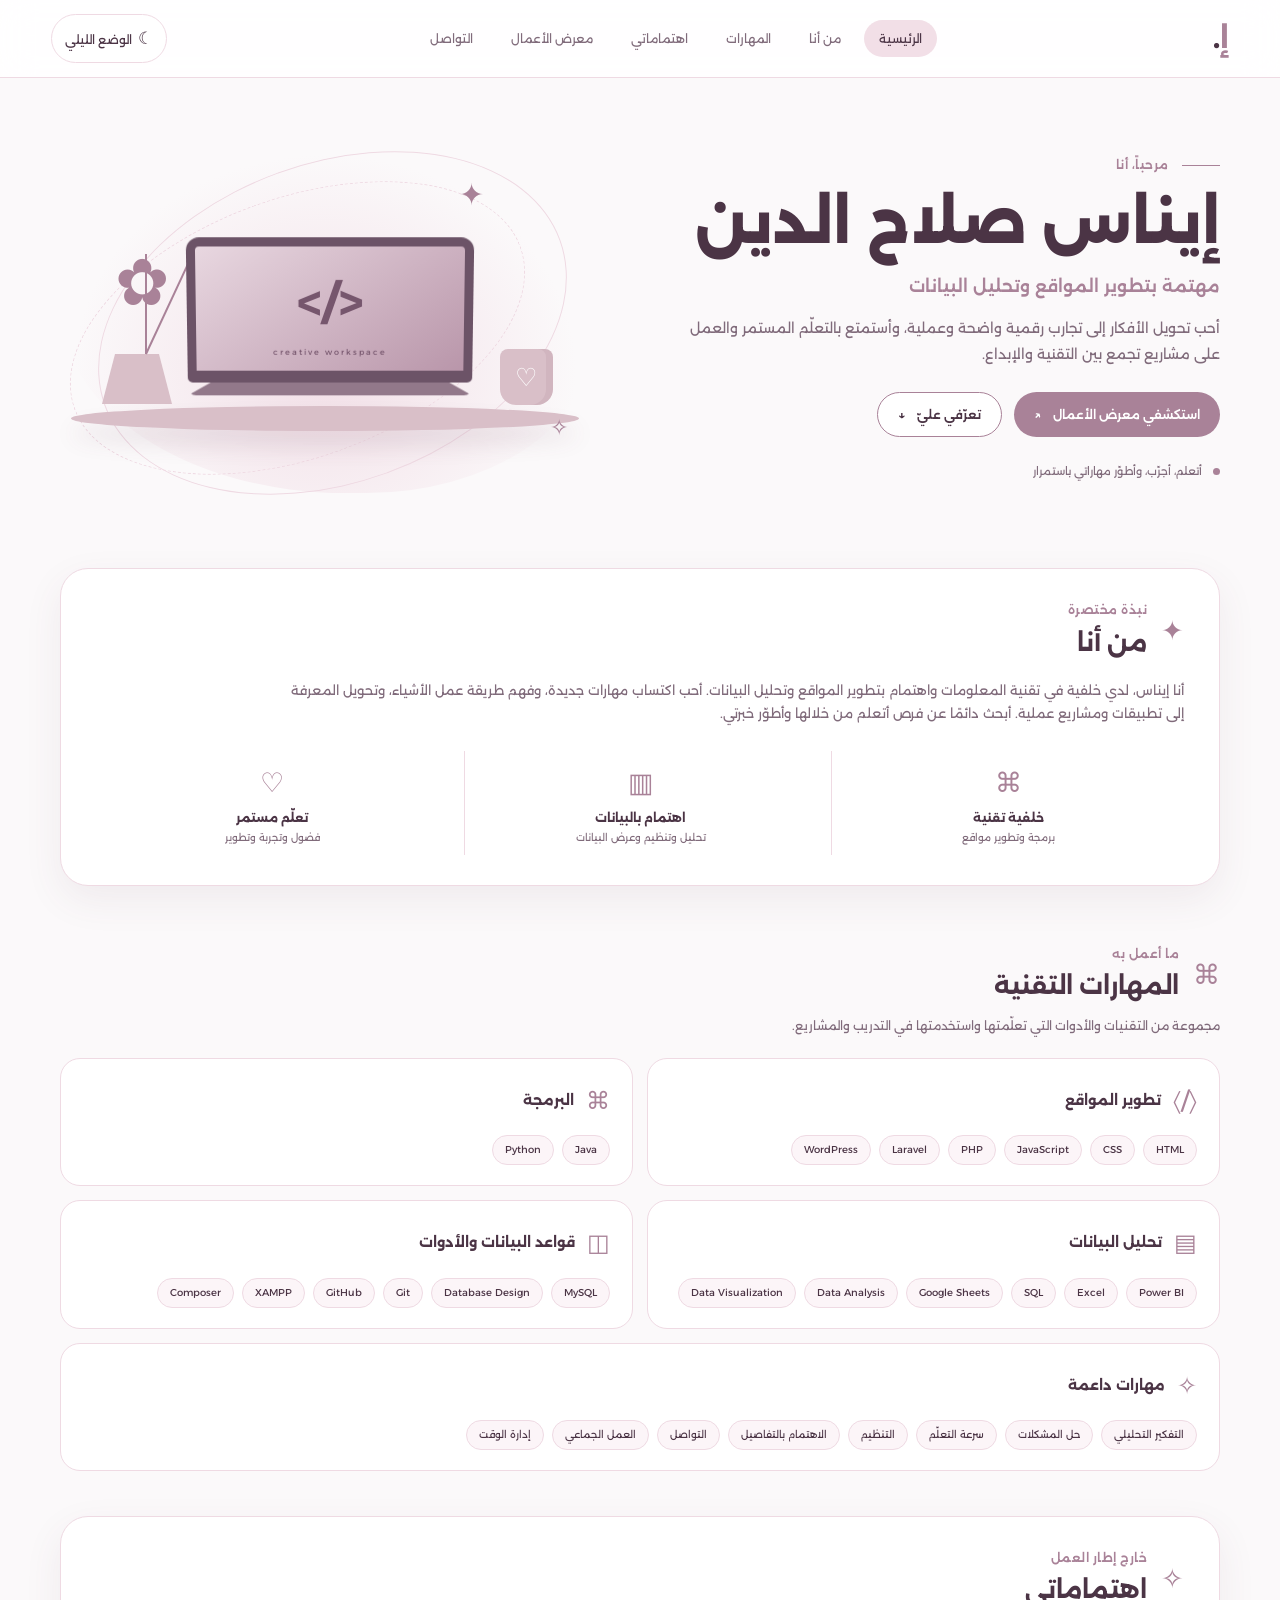
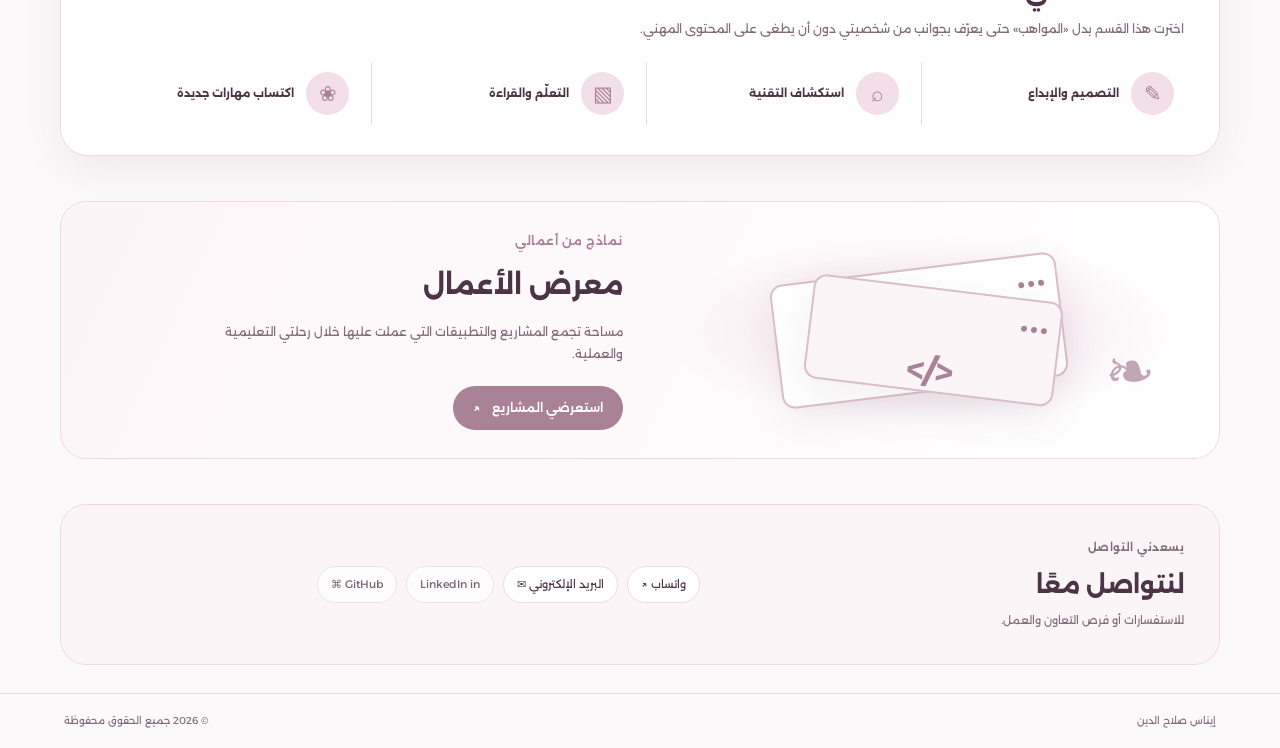
<file: enas_portfolio_website/index.html>
<!doctype html>
<html lang="ar" dir="rtl">
<head>
  <meta charset="utf-8">
  <meta name="viewport" content="width=device-width, initial-scale=1">
  <meta name="theme-color" content="#fbf9fa">
  <title>إيناس صلاح الدين | السيرة الذاتية</title>
  <link rel="preconnect" href="https://fonts.googleapis.com">
  <link rel="preconnect" href="https://fonts.gstatic.com" crossorigin>
  <link href="https://fonts.googleapis.com/css2?family=Alexandria:wght@300;400;500;600;700;800&display=swap" rel="stylesheet">
  <link rel="stylesheet" href="style.css">
</head>
<body>
  <header class="site-header">
    <a class="brand" href="index.html" aria-label="الصفحة الرئيسية">إ<span>.</span></a>
    <nav class="main-nav" id="mainNav">
      <a class="active" href="#home">الرئيسية</a>
      <a href="#about">من أنا</a>
      <a href="#skills">المهارات</a>
      <a href="#interests">اهتماماتي</a>
      <a href="projects.html">معرض الأعمال</a>
      <a href="#contact">التواصل</a>
    </nav>
    <div class="header-actions">
      <button class="theme-toggle" id="themeToggle" type="button" aria-label="تبديل الوضع">
        <span class="theme-icon">☾</span><span class="theme-label">الوضع الليلي</span>
      </button>
      <button class="menu-toggle" id="menuToggle" aria-label="فتح القائمة" type="button">☰</button>
    </div>
  </header>

  <main>
    <section class="hero section-wrap" id="home">
      <div class="hero-copy reveal">
        <p class="eyebrow"><span class="eyebrow-line"></span> مرحباً، أنا</p>
        <h1>إيناس صلاح الدين</h1>
        <h2>مهتمة بتطوير المواقع وتحليل البيانات</h2>
        <p class="hero-description">أحب تحويل الأفكار إلى تجارب رقمية واضحة وعملية، وأستمتع بالتعلّم المستمر والعمل على مشاريع تجمع بين التقنية والإبداع.</p>
        <div class="hero-actions">
          <a class="btn btn-primary" href="projects.html">استكشفي معرض الأعمال <span>↗</span></a>
          <a class="btn btn-outline" href="#about">تعرّفي عليّ <span>↓</span></a>
        </div>
        <div class="hero-note"><span class="note-dot"></span> أتعلم، أجرّب، وأطوّر مهاراتي باستمرار</div>
      </div>
      <div class="hero-art reveal" aria-label="رسم توضيحي لمكتب عمل">
        <div class="art-orbit orbit-one"></div><div class="art-orbit orbit-two"></div>
        <div class="art-plant"><span>✿</span><i></i><b></b></div>
        <div class="art-books"><i></i><i></i><i></i></div>
        <div class="desk"></div>
        <div class="laptop"><div class="screen"><span>&lt;/&gt;</span><small>creative workspace</small></div><div class="keyboard"></div></div>
        <div class="mug">♡</div>
        <span class="spark spark-a">✦</span><span class="spark spark-b">✧</span>
      </div>
    </section>

    <section class="about-panel section-wrap reveal" id="about">
      <div class="section-heading"><span class="heading-icon">✦</span><div><p class="eyebrow">نبذة مختصرة</p><h2>من أنا</h2></div></div>
      <p class="about-text">أنا إيناس، لدي خلفية في تقنية المعلومات واهتمام بتطوير المواقع وتحليل البيانات. أحب اكتساب مهارات جديدة، وفهم طريقة عمل الأشياء، وتحويل المعرفة إلى تطبيقات ومشاريع عملية. أبحث دائمًا عن فرص أتعلم من خلالها وأطوّر خبرتي.</p>
      <div class="about-highlights">
        <div><span class="highlight-icon">⌘</span><strong>خلفية تقنية</strong><small>برمجة وتطوير مواقع</small></div>
        <div><span class="highlight-icon">▥</span><strong>اهتمام بالبيانات</strong><small>تحليل وتنظيم وعرض البيانات</small></div>
        <div><span class="highlight-icon">♡</span><strong>تعلّم مستمر</strong><small>فضول وتجربة وتطوير</small></div>
      </div>
    </section>

    <section class="section-wrap section-block reveal" id="skills">
      <div class="section-heading"><span class="heading-icon">⌘</span><div><p class="eyebrow">ما أعمل به</p><h2>المهارات التقنية</h2></div></div>
      <p class="section-intro">مجموعة من التقنيات والأدوات التي تعلّمتها واستخدمتها في التدريب والمشاريع.</p>
      <div class="skill-grid">
        <article class="skill-card"><div class="skill-card-top"><span class="skill-symbol">〈/〉</span><h3>تطوير المواقع</h3></div><div class="chips"><span>HTML</span><span>CSS</span><span>JavaScript</span><span>PHP</span><span>Laravel</span><span>WordPress</span></div></article>
        <article class="skill-card"><div class="skill-card-top"><span class="skill-symbol">⌘</span><h3>البرمجة</h3></div><div class="chips"><span>Java</span><span>Python</span></div></article>
        <article class="skill-card"><div class="skill-card-top"><span class="skill-symbol">▤</span><h3>تحليل البيانات</h3></div><div class="chips"><span>Power BI</span><span>Excel</span><span>SQL</span><span>Google Sheets</span><span>Data Analysis</span><span>Data Visualization</span></div></article>
        <article class="skill-card"><div class="skill-card-top"><span class="skill-symbol">◫</span><h3>قواعد البيانات والأدوات</h3></div><div class="chips"><span>MySQL</span><span>Database Design</span><span>Git</span><span>GitHub</span><span>XAMPP</span><span>Composer</span></div></article>
        <article class="skill-card skill-card-wide"><div class="skill-card-top"><span class="skill-symbol">✧</span><h3>مهارات داعمة</h3></div><div class="chips"><span>التفكير التحليلي</span><span>حل المشكلات</span><span>سرعة التعلّم</span><span>التنظيم</span><span>الاهتمام بالتفاصيل</span><span>التواصل</span><span>العمل الجماعي</span><span>إدارة الوقت</span></div></article>
      </div>
    </section>

    <section class="interests-panel section-wrap reveal" id="interests">
      <div class="section-heading"><span class="heading-icon">✧</span><div><p class="eyebrow">خارج إطار العمل</p><h2>اهتماماتي</h2></div></div>
      <p class="section-intro">اخترت هذا القسم بدل «المواهب» حتى يعرّف بجوانب من شخصيتي دون أن يطغى على المحتوى المهني.</p>
      <div class="interest-list">
        <div class="interest-item"><span>✎</span><strong>التصميم والإبداع</strong></div>
        <div class="interest-item"><span>⌕</span><strong>استكشاف التقنية</strong></div>
        <div class="interest-item"><span>▧</span><strong>التعلّم والقراءة</strong></div>
        <div class="interest-item"><span>❀</span><strong>اكتساب مهارات جديدة</strong></div>
      </div>
    </section>

    <section class="portfolio-banner section-wrap reveal">
      <div class="portfolio-illustration"><div class="mini-window"><span></span><span></span><span></span><b>▥</b></div><div class="mini-window second"><span></span><span></span><span></span><b>&lt;/&gt;</b></div><div class="leaf-shape">❧</div></div>
      <div class="portfolio-copy"><p class="eyebrow">نماذج من أعمالي</p><h2>معرض الأعمال</h2><p>مساحة تجمع المشاريع والتطبيقات التي عملت عليها خلال رحلتي التعليمية والعملية.</p><a class="btn btn-primary" href="projects.html">استعرضي المشاريع <span>↗</span></a></div>
    </section>

    <section class="contact-panel section-wrap reveal" id="contact">
      <div><p class="eyebrow">يسعدني التواصل</p><h2>لنتواصل معًا</h2><p>للاستفسارات أو فرص التعاون والعمل.</p></div>
      <div class="contact-actions">
        <a class="contact-link whatsapp-link" id="whatsappLink" href="#" target="_blank" rel="noopener">واتساب <span>↗</span></a>
        <a class="contact-link" href="#">البريد الإلكتروني <span>✉</span></a>
        <a class="contact-link muted-link" href="#" aria-label="LinkedIn يضاف لاحقًا">LinkedIn <span>in</span></a>
        <a class="contact-link muted-link" href="#" aria-label="GitHub يضاف لاحقًا">GitHub <span>⌘</span></a>
      </div>
      
    </section>
  </main>
  <footer class="site-footer"><span>إيناس صلاح الدين</span><span>© 2026 جميع الحقوق محفوظة</span></footer>
  <script src="script.js"></script>
</body>
</html>
</file>
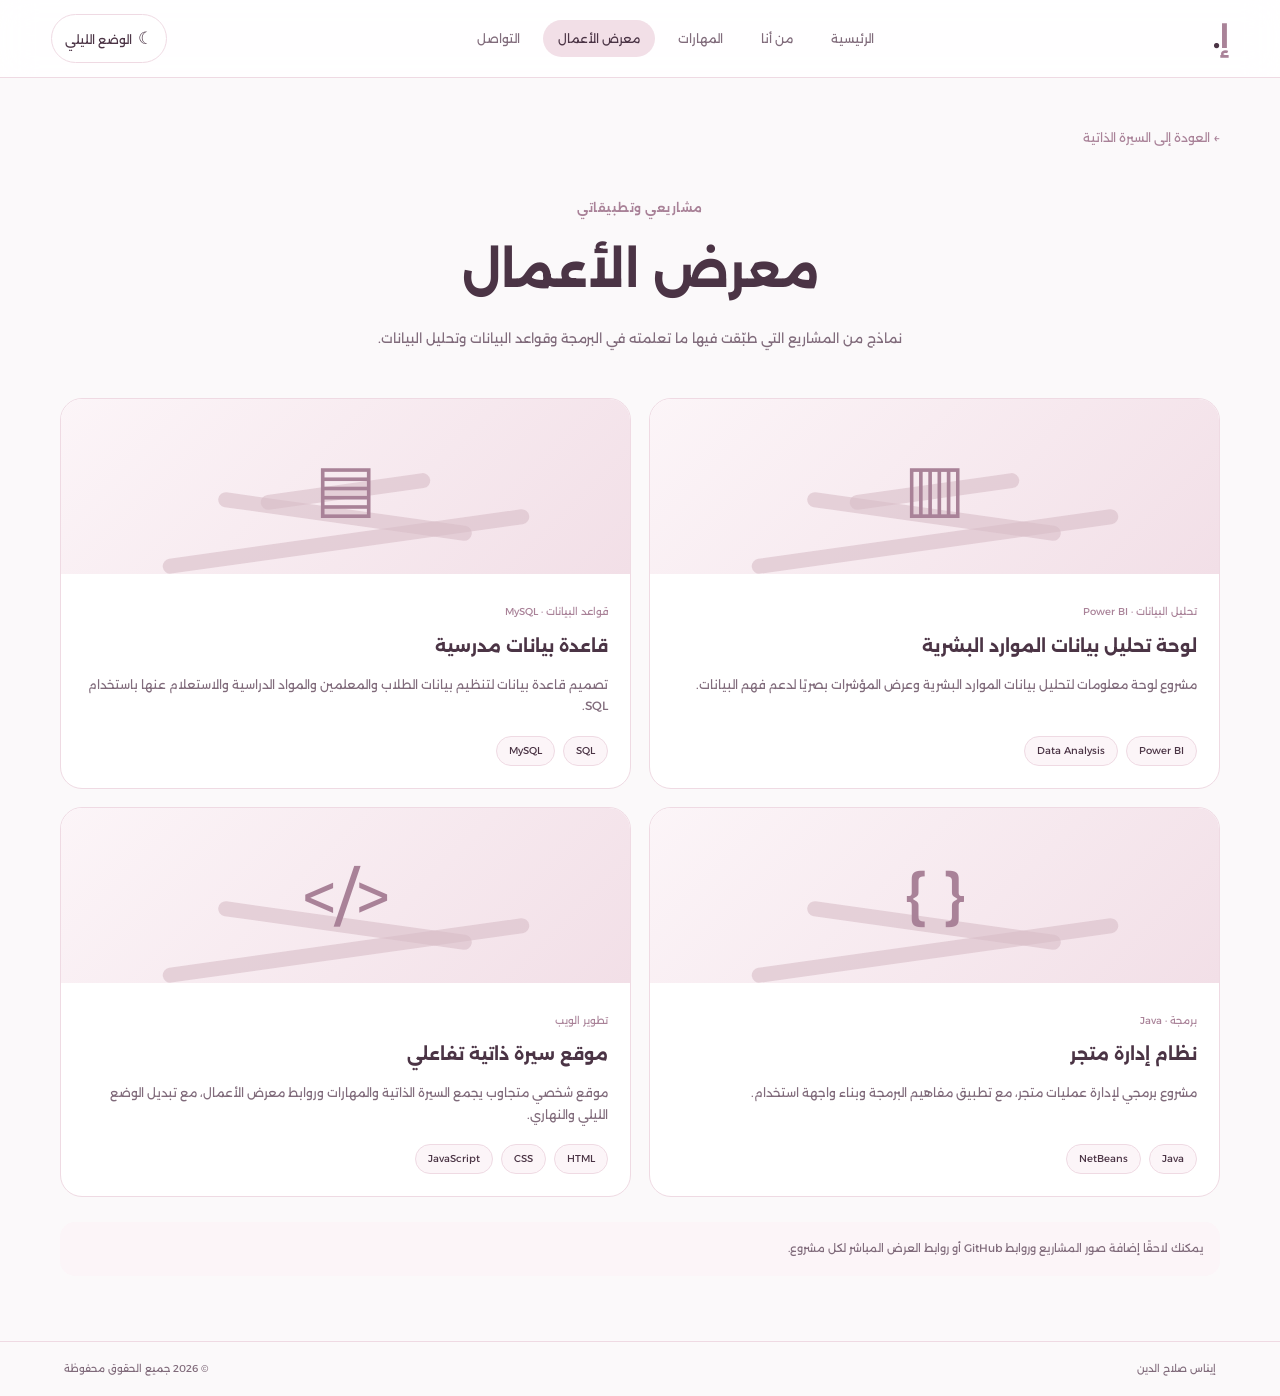
<file: enas_portfolio_website/projects.html>
<!doctype html>
<html lang="ar" dir="rtl">
<head>
  <meta charset="utf-8"><meta name="viewport" content="width=device-width, initial-scale=1">
  <meta name="theme-color" content="#fbf9fa">
  <title>معرض الأعمال | إيناس صلاح الدين</title>
  <link rel="preconnect" href="https://fonts.googleapis.com"><link rel="preconnect" href="https://fonts.gstatic.com" crossorigin>
  <link href="https://fonts.googleapis.com/css2?family=Alexandria:wght@300;400;500;600;700;800&display=swap" rel="stylesheet">
  <link rel="stylesheet" href="style.css">
</head>
<body>
  <header class="site-header">
    <a class="brand" href="index.html">إ<span>.</span></a>
    <nav class="main-nav" id="mainNav"><a href="index.html#home">الرئيسية</a><a href="index.html#about">من أنا</a><a href="index.html#skills">المهارات</a><a class="active" href="projects.html">معرض الأعمال</a><a href="index.html#contact">التواصل</a></nav>
    <div class="header-actions"><button class="theme-toggle" id="themeToggle" type="button"><span class="theme-icon">☾</span><span class="theme-label">الوضع الليلي</span></button><button class="menu-toggle" id="menuToggle" type="button">☰</button></div>
  </header>
  <main class="projects-main section-wrap">
    <a class="back-link" href="index.html">← العودة إلى السيرة الذاتية</a>
    <div class="projects-intro"><p class="eyebrow">مشاريعي وتطبيقاتي</p><h1>معرض الأعمال</h1><p>نماذج من المشاريع التي طبّقت فيها ما تعلمته في البرمجة وقواعد البيانات وتحليل البيانات.</p></div>
    <div class="projects-grid">
      <article class="project-card"><div class="project-art dashboard-art"><span>▥</span><i></i><i></i><i></i></div><div class="project-content"><span class="project-type">تحليل البيانات · Power BI</span><h2>لوحة تحليل بيانات الموارد البشرية</h2><p>مشروع لوحة معلومات لتحليل بيانات الموارد البشرية وعرض المؤشرات بصريًا لدعم فهم البيانات.</p><div class="chips"><span>Power BI</span><span>Data Analysis</span></div></div></article>
      <article class="project-card"><div class="project-art database-art"><span>▤</span><i></i><i></i><i></i></div><div class="project-content"><span class="project-type">قواعد البيانات · MySQL</span><h2>قاعدة بيانات مدرسية</h2><p>تصميم قاعدة بيانات لتنظيم بيانات الطلاب والمعلمين والمواد الدراسية والاستعلام عنها باستخدام SQL.</p><div class="chips"><span>SQL</span><span>MySQL</span></div></div></article>
      <article class="project-card"><div class="project-art java-art"><span>{ }</span><i></i><i></i></div><div class="project-content"><span class="project-type">برمجة · Java</span><h2>نظام إدارة متجر</h2><p>مشروع برمجي لإدارة عمليات متجر، مع تطبيق مفاهيم البرمجة وبناء واجهة استخدام.</p><div class="chips"><span>Java</span><span>NetBeans</span></div></div></article>
      <article class="project-card"><div class="project-art web-art"><span>&lt;/&gt;</span><i></i><i></i></div><div class="project-content"><span class="project-type">تطوير الويب</span><h2>موقع سيرة ذاتية تفاعلي</h2><p>موقع شخصي متجاوب يجمع السيرة الذاتية والمهارات وروابط معرض الأعمال، مع تبديل الوضع الليلي والنهاري.</p><div class="chips"><span>HTML</span><span>CSS</span><span>JavaScript</span></div></div></article>
    </div>
    <div class="projects-note">يمكنك لاحقًا إضافة صور المشاريع وروابط GitHub أو روابط العرض المباشر لكل مشروع.</div>
  </main>
  <footer class="site-footer"><span>إيناس صلاح الدين</span><span>© 2026 جميع الحقوق محفوظة</span></footer>
  <script src="script.js"></script>
</body>
</html>
</file>
<file: enas_portfolio_website/style.css>
:root{--bg:#fbf9fa;--surface:#fff;--surface-2:#fcf5f8;--text:#4b3445;--muted:#806b7b;--accent:#a98298;--accent-2:#d9bfc8;--accent-light:#f2dfe7;--line:#efdae3;--shadow:0 14px 38px rgba(105,65,88,.08);--header:rgba(255,255,255,.84)}
[data-theme="dark"]{--bg:#27232b;--surface:#332c37;--surface-2:#3b303c;--text:#f4eaf0;--muted:#c6b3c1;--accent:#d0a7bd;--accent-2:#936b85;--accent-light:#503b4d;--line:#584554;--shadow:0 14px 38px rgba(0,0,0,.2);--header:rgba(45,39,49,.88)}
*{box-sizing:border-box}html{scroll-behavior:smooth;scroll-padding-top:95px}body{margin:0;background:var(--bg);color:var(--text);font-family:"Alexandria",sans-serif;line-height:1.8;transition:background .3s,color .3s}a{color:inherit;text-decoration:none}button{font:inherit}.site-header{height:78px;position:sticky;top:0;z-index:20;display:flex;align-items:center;justify-content:space-between;padding:0 max(4vw,22px);background:var(--header);backdrop-filter:blur(16px);border-bottom:1px solid var(--line)}.brand{font-size:28px;font-weight:800;color:var(--accent);width:45px}.brand span{color:var(--text)}.main-nav{display:flex;align-items:center;gap:8px}.main-nav a{padding:8px 15px;border-radius:30px;font-size:12px;color:var(--muted);transition:.2s}.main-nav a:hover,.main-nav a.active{background:var(--accent-light);color:var(--text)}.header-actions{display:flex;gap:8px}.theme-toggle,.menu-toggle{border:1px solid var(--line);border-radius:30px;background:var(--surface);color:var(--text);padding:8px 13px;cursor:pointer;font-size:12px}.theme-icon{font-size:17px;margin-left:6px}.menu-toggle{display:none}.section-wrap{width:min(1160px,91%);margin-inline:auto}.hero{min-height:490px;display:grid;grid-template-columns:1.05fr .95fr;align-items:center;gap:45px;padding-block:55px 65px;overflow:hidden}.eyebrow{font-size:12px;letter-spacing:.04em;color:var(--accent);font-weight:600;margin:0 0 9px}.eyebrow-line{display:inline-block;width:38px;height:1px;background:var(--accent);vertical-align:middle;margin-left:10px}.hero h1{font-size:clamp(34px,5vw,58px);line-height:1.35;margin:0;color:var(--text);font-weight:800}.hero h2{font-size:17px;color:var(--accent);margin:8px 0 15px;font-weight:600}.hero-description{max-width:540px;color:var(--muted);font-size:14px}.hero-actions{display:flex;gap:12px;flex-wrap:wrap;margin-top:25px}.btn{display:inline-flex;align-items:center;gap:12px;border-radius:30px;padding:11px 20px;font-size:12px;font-weight:600;transition:transform .2s,box-shadow .2s}.btn:hover{transform:translateY(-3px);box-shadow:var(--shadow)}.btn-primary{background:var(--accent);color:#fff}.btn-outline{border:1px solid var(--accent);color:var(--text);background:var(--surface)}.hero-note{margin-top:25px;color:var(--muted);font-size:11px}.note-dot{display:inline-block;width:7px;height:7px;background:var(--accent);border-radius:50%;margin-left:8px}.hero-art{height:350px;position:relative;border-radius:48% 52% 44% 56%;background:radial-gradient(ellipse at 50% 65%,var(--accent-light),transparent 67%)}.art-orbit{position:absolute;border:1px solid var(--line);border-radius:50%;transform:rotate(-20deg)}.orbit-one{inset:20px 15px 10px 30px}.orbit-two{inset:55px 55px 35px 0;border-style:dashed}.desk{position:absolute;bottom:62px;left:2%;width:96%;height:25px;border-radius:50%;background:var(--accent-2);box-shadow:0 15px 22px rgba(112,72,94,.13)}.laptop{position:absolute;bottom:85px;left:24%;width:54%;height:170px;transform:perspective(500px) rotateX(-3deg)}.screen{height:145px;border:9px solid #6c5367;border-bottom-width:12px;border-radius:13px 13px 5px 5px;background:linear-gradient(145deg,#e8d7e0,#b996aa);display:flex;flex-direction:column;align-items:center;justify-content:center;color:#76566d}.screen span{font-size:48px;font-weight:700}.screen small{font-size:8px;letter-spacing:2px}.keyboard{height:13px;background:#92788a;clip-path:polygon(8% 0,92% 0,100% 100%,0 100%);border-radius:0 0 8px 8px}.mug{position:absolute;bottom:88px;right:7%;width:53px;height:56px;border-radius:8px 8px 16px 16px;background:var(--accent-2);color:white;text-align:center;font-size:25px;line-height:56px;box-shadow:inset -7px 0 rgba(110,70,90,.08)}.art-plant{position:absolute;left:8%;bottom:89px;width:70px;height:145px;border-bottom:50px solid var(--accent-2);border-left:13px solid transparent;border-right:13px solid transparent}.art-plant span{position:absolute;top:-36px;left:0;font-size:65px;color:var(--accent)}.art-plant i,.art-plant b{position:absolute;bottom:0;left:30px;width:2px;height:100px;background:var(--accent)}.art-plant b{transform:rotate(25deg);transform-origin:bottom}.books{position:absolute}.spark{position:absolute;color:var(--accent);font-size:30px}.spark-a{top:25px;right:20%}.spark-b{bottom:45px;right:4%;font-size:22px}.about-panel,.interests-panel{background:var(--surface);border:1px solid var(--line);border-radius:28px;padding:30px 35px;margin-bottom:42px;box-shadow:var(--shadow)}.section-heading{display:flex;align-items:center;gap:14px}.heading-icon{font-size:27px;color:var(--accent)}.section-heading .eyebrow{margin:0}.section-heading h2{font-size:24px;margin:0}.about-text{color:var(--muted);font-size:13px;max-width:900px;margin:15px 0 25px}.about-highlights{display:grid;grid-template-columns:repeat(3,1fr);gap:15px}.about-highlights>div{border-left:1px solid var(--line);display:flex;flex-direction:column;align-items:center;text-align:center;padding:8px}.about-highlights>div:last-child{border:0}.highlight-icon{font-size:27px;color:var(--accent)}.about-highlights strong{font-size:12px}.about-highlights small{font-size:10px;color:var(--muted)}.section-block{padding-block:15px 40px}.section-intro{color:var(--muted);font-size:12px;margin:7px 0 22px}.skill-grid{display:grid;grid-template-columns:repeat(2,1fr);gap:14px}.skill-card{background:var(--surface);border:1px solid var(--line);border-radius:20px;padding:20px 22px;transition:.25s}.skill-card:hover,.project-card:hover{transform:translateY(-4px);box-shadow:var(--shadow)}.skill-card-wide{grid-column:1/-1}.skill-card-top{display:flex;align-items:center;gap:12px;margin-bottom:13px}.skill-symbol{color:var(--accent);font-size:24px}.skill-card h3{font-size:14px;margin:0}.chips{display:flex;gap:8px;flex-wrap:wrap}.chips span{display:inline-block;background:var(--surface-2);border:1px solid var(--line);color:var(--text);border-radius:30px;padding:5px 12px;font-size:10px}.fine-print{font-size:10px;color:var(--muted);margin-top:12px}.interests-panel{margin-top:5px}.interest-list{display:grid;grid-template-columns:repeat(4,1fr);gap:12px;margin-top:22px}.interest-item{display:flex;align-items:center;gap:12px;border-left:1px solid var(--line);padding:10px}.interest-item:last-child{border:0}.interest-item span{display:grid;place-items:center;width:43px;height:43px;border-radius:50%;background:var(--accent-light);color:var(--accent);font-size:21px}.interest-item strong{font-size:11px}.portfolio-banner{display:grid;grid-template-columns:1fr 1fr;align-items:center;gap:35px;padding:28px 38px;margin-block:45px;background:linear-gradient(115deg,var(--surface-2),var(--surface));border:1px solid var(--line);border-radius:26px;overflow:hidden}.portfolio-copy h2{font-size:27px;margin:0}.portfolio-copy p:not(.eyebrow){font-size:12px;color:var(--muted);max-width:440px}.portfolio-copy .btn{margin-top:10px}.portfolio-illustration{height:190px;position:relative;display:flex;align-items:center;justify-content:center;background:radial-gradient(ellipse,var(--accent-light),transparent 70%)}.mini-window{position:absolute;width:55%;height:125px;border:2px solid var(--accent-2);border-radius:13px;background:var(--surface);box-shadow:var(--shadow);transform:rotate(-7deg);padding:12px}.mini-window.second{transform:rotate(7deg) translate(15px,8px);width:48%;height:105px;background:var(--surface-2)}.mini-window span{display:inline-block;width:6px;height:6px;border-radius:50%;background:var(--accent);margin-left:4px}.mini-window b{display:block;text-align:center;font-size:35px;color:var(--accent);margin-top:8px}.leaf-shape{position:absolute;right:5%;bottom:0;color:var(--accent);font-size:60px;opacity:.7}.contact-panel{background:var(--surface-2);border:1px solid var(--line);border-radius:26px;padding:28px 35px;margin-bottom:28px;display:grid;grid-template-columns:1fr 1.3fr;gap:20px;align-items:center}.contact-panel h2{margin:0;font-size:24px}.contact-panel p{color:var(--muted);font-size:11px;margin:5px 0}.contact-actions{display:flex;gap:9px;flex-wrap:wrap}.contact-link{border:1px solid var(--line);background:var(--surface);border-radius:25px;padding:8px 13px;font-size:11px}.contact-link:hover{border-color:var(--accent);color:var(--accent)}.contact-hint{grid-column:1/-1!important;font-size:9px!important}.site-footer{display:flex;justify-content:space-between;padding:18px 5%;border-top:1px solid var(--line);font-size:10px;color:var(--muted)}.reveal{opacity:0;transform:translateY(16px);transition:opacity .7s,transform .7s}.reveal.visible{opacity:1;transform:none}.projects-main{padding-block:45px 65px;min-height:75vh}.back-link{font-size:12px;color:var(--accent)}.projects-intro{text-align:center;padding:45px 0 35px}.projects-intro h1{font-size:clamp(32px,5vw,48px);margin:0}.projects-intro>p:last-child{color:var(--muted);font-size:13px}.projects-grid{display:grid;grid-template-columns:repeat(2,1fr);gap:18px}.project-card{background:var(--surface);border:1px solid var(--line);border-radius:22px;overflow:hidden;transition:.25s}.project-art{height:175px;position:relative;display:flex;align-items:center;justify-content:center;background:linear-gradient(135deg,var(--surface-2),var(--accent-light));overflow:hidden}.project-art>span{font-size:65px;color:var(--accent);z-index:2}.project-art i{position:absolute;width:65%;height:15px;border-radius:20px;background:var(--accent-2);opacity:.6;bottom:25px;transform:rotate(-8deg)}.project-art i:nth-of-type(2){bottom:50px;width:45%;transform:rotate(8deg)}.project-art i:nth-of-type(3){bottom:75px;width:30%}.project-content{padding:22px}.project-type{font-size:10px;color:var(--accent)}.project-content h2{font-size:17px;margin:6px 0}.project-content p{font-size:12px;color:var(--muted);min-height:50px}.projects-note{margin-top:25px;padding:17px;border-radius:15px;background:var(--surface-2);color:var(--muted);font-size:11px}.muted-link{opacity:.75}
@media(max-width:800px){.site-header{height:68px}.main-nav{display:none;position:absolute;top:67px;right:4%;left:4%;padding:12px;background:var(--surface);border:1px solid var(--line);border-radius:18px;box-shadow:var(--shadow);flex-direction:column;align-items:stretch}.main-nav.open{display:flex}.main-nav a{padding:10px 14px}.menu-toggle{display:block}.theme-label{display:none}.hero{grid-template-columns:1fr;padding-block:45px 30px;gap:10px}.hero-copy{order:1}.hero-art{order:2;height:280px;max-width:500px;width:100%;margin:auto}.hero h1{font-size:38px}.about-panel,.interests-panel{padding:24px 20px}.portfolio-banner{grid-template-columns:1fr;padding:22px}.portfolio-illustration{order:2}.contact-panel{grid-template-columns:1fr}.contact-hint{grid-column:auto!important}.interest-list{grid-template-columns:repeat(2,1fr)}}
@media(max-width:560px){.section-wrap{width:92%}.hero h1{font-size:32px}.hero h2{font-size:14px}.hero-description{font-size:12px}.hero-art{height:230px}.laptop{height:135px;bottom:68px}.screen{height:115px}.screen span{font-size:36px}.art-plant{transform:scale(.8);transform-origin:bottom left}.about-highlights{grid-template-columns:1fr}.about-highlights>div{border-left:0;border-bottom:1px solid var(--line);padding:12px}.about-highlights>div:last-child{border:0}.skill-grid,.projects-grid{grid-template-columns:1fr}.skill-card-wide{grid-column:auto}.interest-list{grid-template-columns:1fr 1fr}.interest-item{padding:6px;border:0}.interest-item strong{font-size:10px}.portfolio-copy h2{font-size:23px}.site-footer{gap:8px;flex-direction:column;text-align:center}.contact-panel{padding:23px 20px}.projects-intro{padding:32px 0 25px}}
@media(prefers-reduced-motion:reduce){*,*::before,*::after{scroll-behavior:auto!important;transition:none!important}}
</file>
